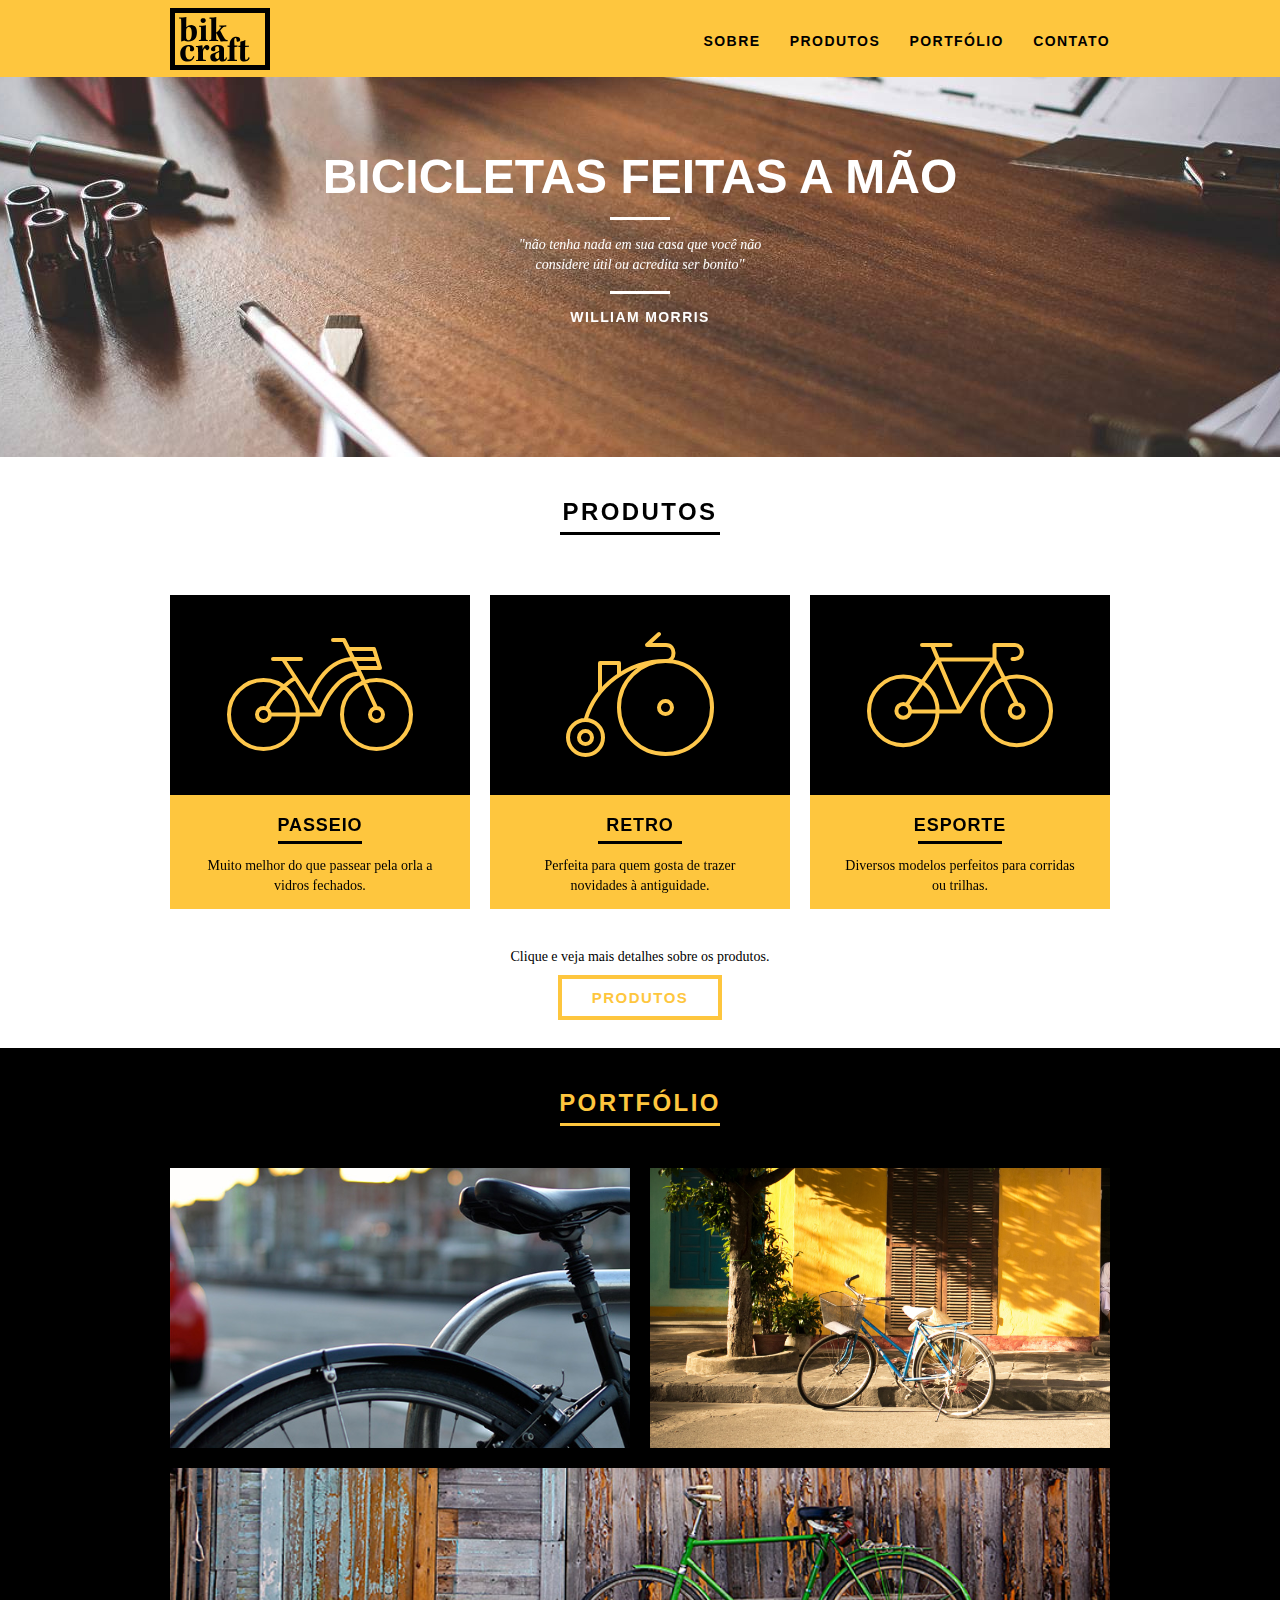
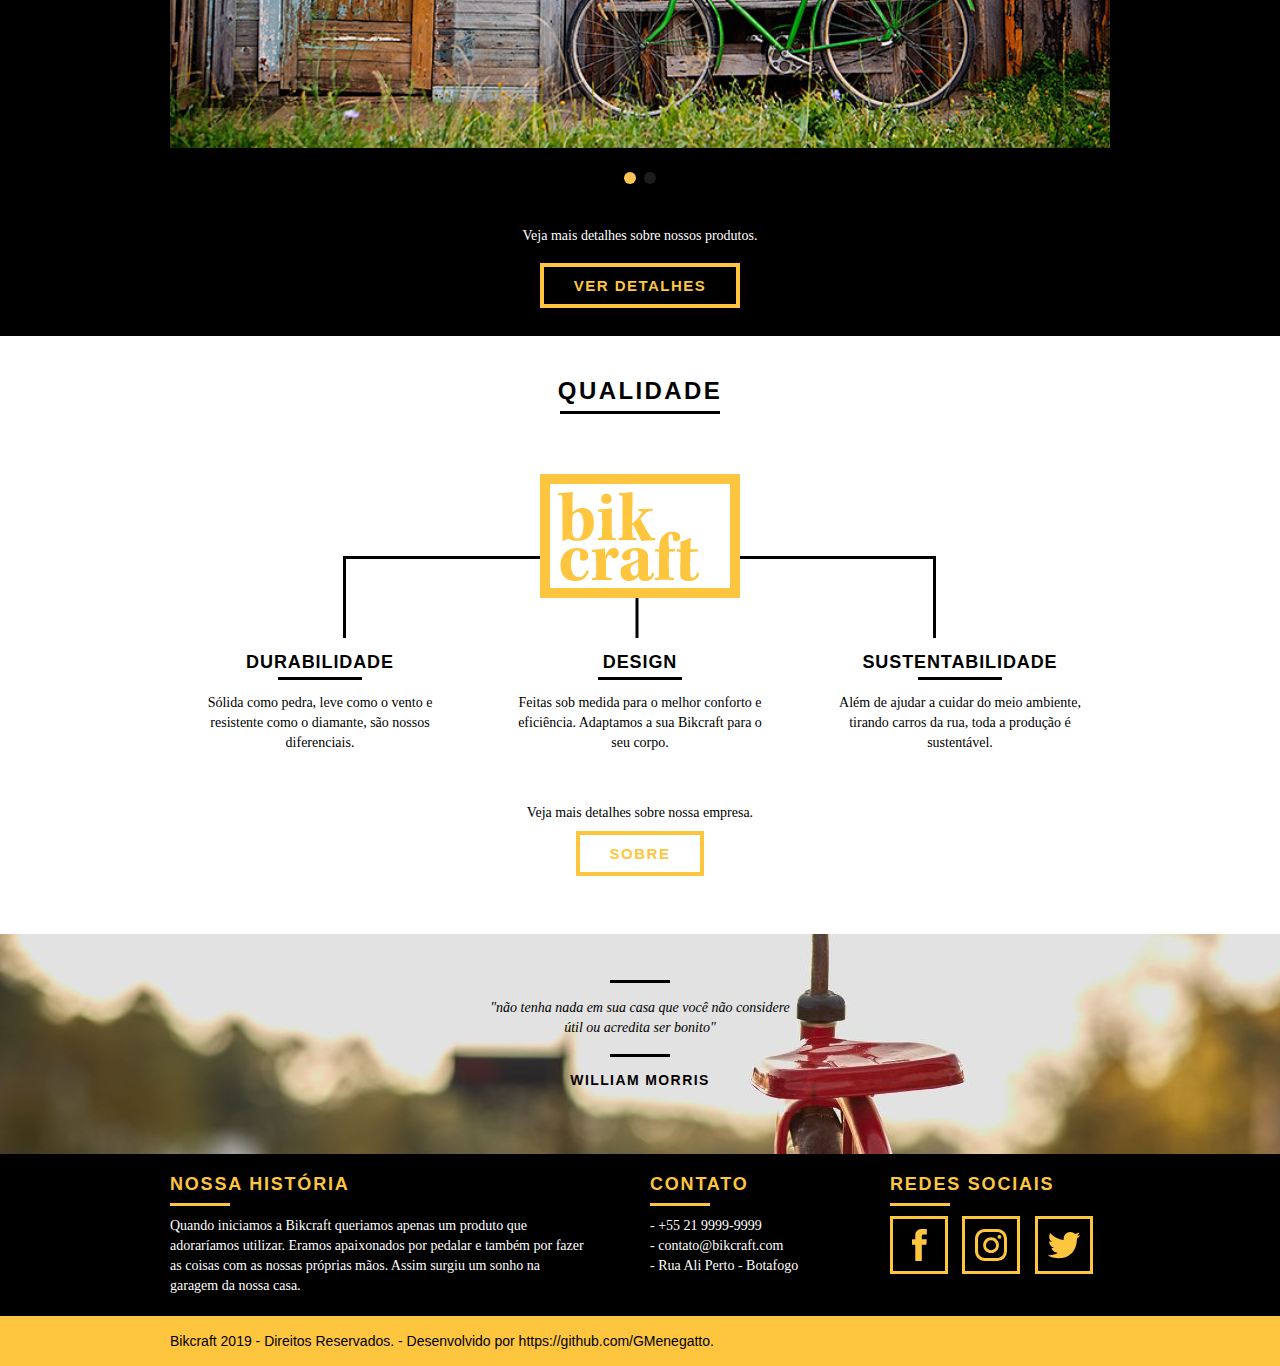
<file: index.html>
<!DOCTYPE html>
<html lang="pt-br">
<head>
    <title>Bikcraft</title>
    <meta property="og:type" content="website"/>
    <meta property="og:title" content="Bikcraft"/>
    <meta property="og:description" content="Compre a sua bicicleta personalizada na Bikcraft. Possuimos modelos Passeio, Retrô e Esporte."/>
    <meta property="og:url" content=""/>
    <meta property="og:image" content=""/>
    <link rel="shortcut icon" href="favicon.ico">
    <meta name="description" content="Compre a sua bicicleta personalizada na Bikcraft. Possuimos modelos Passeio, Retrô e Esporte.">

    <link rel="stylesheet" href="css/style.css">

    <script>document.documentElement.classList.add("js");</script>
    <meta charset="UTF-8">
    <meta name="viewport" content="width=device-width, initial-scale=1.0">
   
    


</head>
<body>

    <header class="header">
        <div class="container">
            <a href="index.html" class="grid-4">
                <img src="img/bikcraft.svg" alt="Bikcraft">
            </a>

            <nav class="grid-12 header_menu" >
                <ul>
                    <li><a href="sobre.html">Sobre</a></li>
                    <li><a href="produtos.html">Produtos</a></li>
                    <li><a href="portfolio.html">Portfólio</a></li>
                    <li><a href="contato.html">Contato</a></li>
                </ul>
            </nav>
        </div>
    </header>

    <section class="introducao">
        <div class="container">
            <h1 class="fadeInDown" data-anime="400">Bicicletas Feitas a Mão</h1>
            <blockquote data-anime="800" class="fadeInDown quote_externo">
                <p>"não tenha nada em sua casa que você não considere útil ou acredita ser bonito"</p>
                <cite>WILLIAM MORRIS</cite>
            </blockquote>
            <a data-anime="1200 " href="produtos.html" class="btn"> Orçamento</a>
        </div>
    </section>

    <section class="produtos container">
        <h2 data-anime="500" class="fadeInUp subtitulo">Produtos</h2>
        <ul data-anime="100" class="fadeInUp produtos_lista">
            <li  class="grid-1-3">
                <div class="produtos-icone">
                    <img src="img/passeio.svg" alt="">
                </div>
                <h3>Passeio</h3>
                <p>
                    Muito melhor do que passear pela orla a vidros fechados.
                </p>
            </li>
            <li class="grid-1-3">
                <div class="produtos-icone">
                    <img src="img/retro.svg" alt="">
                </div>
                <h3>Retro</h3>
                <p>
                    Perfeita para quem gosta de trazer novidades à antiguidade.
                </p>
            </li>
            <li class="grid-1-3">
                <div class="produtos-icone">
                    <img src="img/esporte.svg" alt="">
                </div>
                <h3>Esporte</h3>
                <p>
                    Diversos modelos perfeitos para corridas ou trilhas.
                </p>
            </li>

        </ul>

        <div class="call">
            <p>Clique e veja mais detalhes sobre os produtos.</p>
            <a class="btn btn-preto" href="produtos.html">Produtos</a>
            </div>
    </section>

    <section class="portfolio">
        <div class="container">
            <h2 class="subtitulo-bco">Portfólio</h2>
            <div data-slide="portfolio">


                <ul class="portfolio_lista">
                    <li class="grid-8">
                        <img src="img/port1.png" alt="Bicicleta Retro">
                    </li>
                    <li class="grid-8">
                        <img src="img/port2.png" alt="Bicicleta Passeio">
                    </li>
                    <li class="grid-16">
                        <img src="img/port3.png" alt="Bicicleta Retro">
                    </li>
                </ul>

                <ul class="portfolio_lista">

                    <li class="grid-8">
                        <img src="img/port2.png" alt="Bicicleta Passeio">
                    </li>
                    <li class="grid-8">
                        <img src="img/port1.png" alt="Bicicleta Retro">
                    </li>

                    <li class="grid-16">
                        <img src="img/port3.png" alt="Bicicleta Retro">
                    </li>
                </ul>
            </div>


            <div class="call">
                <p>Veja mais detalhes sobre nossos produtos.</p>
                <a class="btn" href="produtos.html">Ver detalhes</a>
                </div>

        </div>


    </section>

    <section class="qualidade container">
        <h2 class="subtitulo">Qualidade</h2>
        <img src="img/bikcraft.png" alt="Bikcraft">
        <ul class="qualidade_lista">
            <li class="grid-1-3">
                <h3>Durabilidade</h3>
                <p>Sólida como pedra, leve como o vento e resistente como o diamante, são nossos diferenciais.
                </p>
            </li>
            <li class="grid-1-3">
                <h3>Design</h3>
                <p>Feitas sob medida para o melhor conforto e eficiência. Adaptamos a sua Bikcraft para o seu corpo.
                </p>
            </li>
            <li class="grid-1-3">
                <h3>Sustentabilidade</h3>
                <p>Além de ajudar a cuidar do meio ambiente, tirando carros da rua, toda a produção é sustentável.
                </p>
            </li>
        </ul>

        <div class="call">
            <p>Veja mais detalhes sobre nossa empresa.</p>
            <a class="btn btn-preto" href="sobre.html">Sobre</a>
            </div>

    </section>

    <section class="quebra">
        <blockquote class="container quote_externo">
            <p>"não tenha nada em sua casa que você não considere útil ou acredita ser bonito"</p>
            <cite>WILLIAM MORRIS</cite>
        </blockquote>
    </section>

    <footer>
        <div class="footer">
            <div class="container">
                <div class="grid-8 historia">
                    <h3>
                        Nossa História
                    </h3>
                    <p>
                        Quando iniciamos a Bikcraft queriamos apenas um produto que adoraríamos utilizar. Eramos apaixonados por pedalar e também por fazer as coisas com as nossas próprias mãos. Assim surgiu um sonho na garagem da nossa casa.
                    </p>
                </div>
                <div class="grid-4 contato">
                    <h3>Contato</h3>
                    <ul>
                        <li>- +55 21 9999-9999</li>
                        <li>- contato@bikcraft.com</li>
                        <li>- Rua Ali Perto - Botafogo</li>
                    </ul>
                </div>
                <div class="grid-4 rsocial">
                    <h3>Redes Sociais</h3>
                    <ul> 
                        <li><a href="https://facebook.com" target="_blank"><img src="img/facebook.svg" alt=""></a></li>
                        <li><a href="https://instagram.com" target="_blank"><img src="img/instagram.svg" alt=""></a></li>
                        <li><a href="https://twitter.com" target="_blank"><img src="img/twitter.svg" alt=""></a></li>
                    </ul>
                </div>
            </div>
        </div>

        <div class="copy">
            <div class="container">
                <p class="grid-16">Bikcraft 2019 - Direitos Reservados. - Desenvolvido por https://github.com/GMenegatto.</p>
            </div>
        </div>
    </footer>

    <script src="./js/simple-slide.js">
    </script>
        <script src="./js/simple-anime.js">
        </script>
    <script src="./js/script.js">
    </script>

    <!-- Global site tag (gtag.js) - Google Analytics -->
<script async src="https://www.googletagmanager.com/gtag/js?id=UA-165032177-1"></script>
<script>
  window.dataLayer = window.dataLayer || [];
  function gtag(){dataLayer.push(arguments);}
  gtag('js', new Date());

  gtag('config', 'UA-165032177-1');
</script>



</body>
</html>
</file>
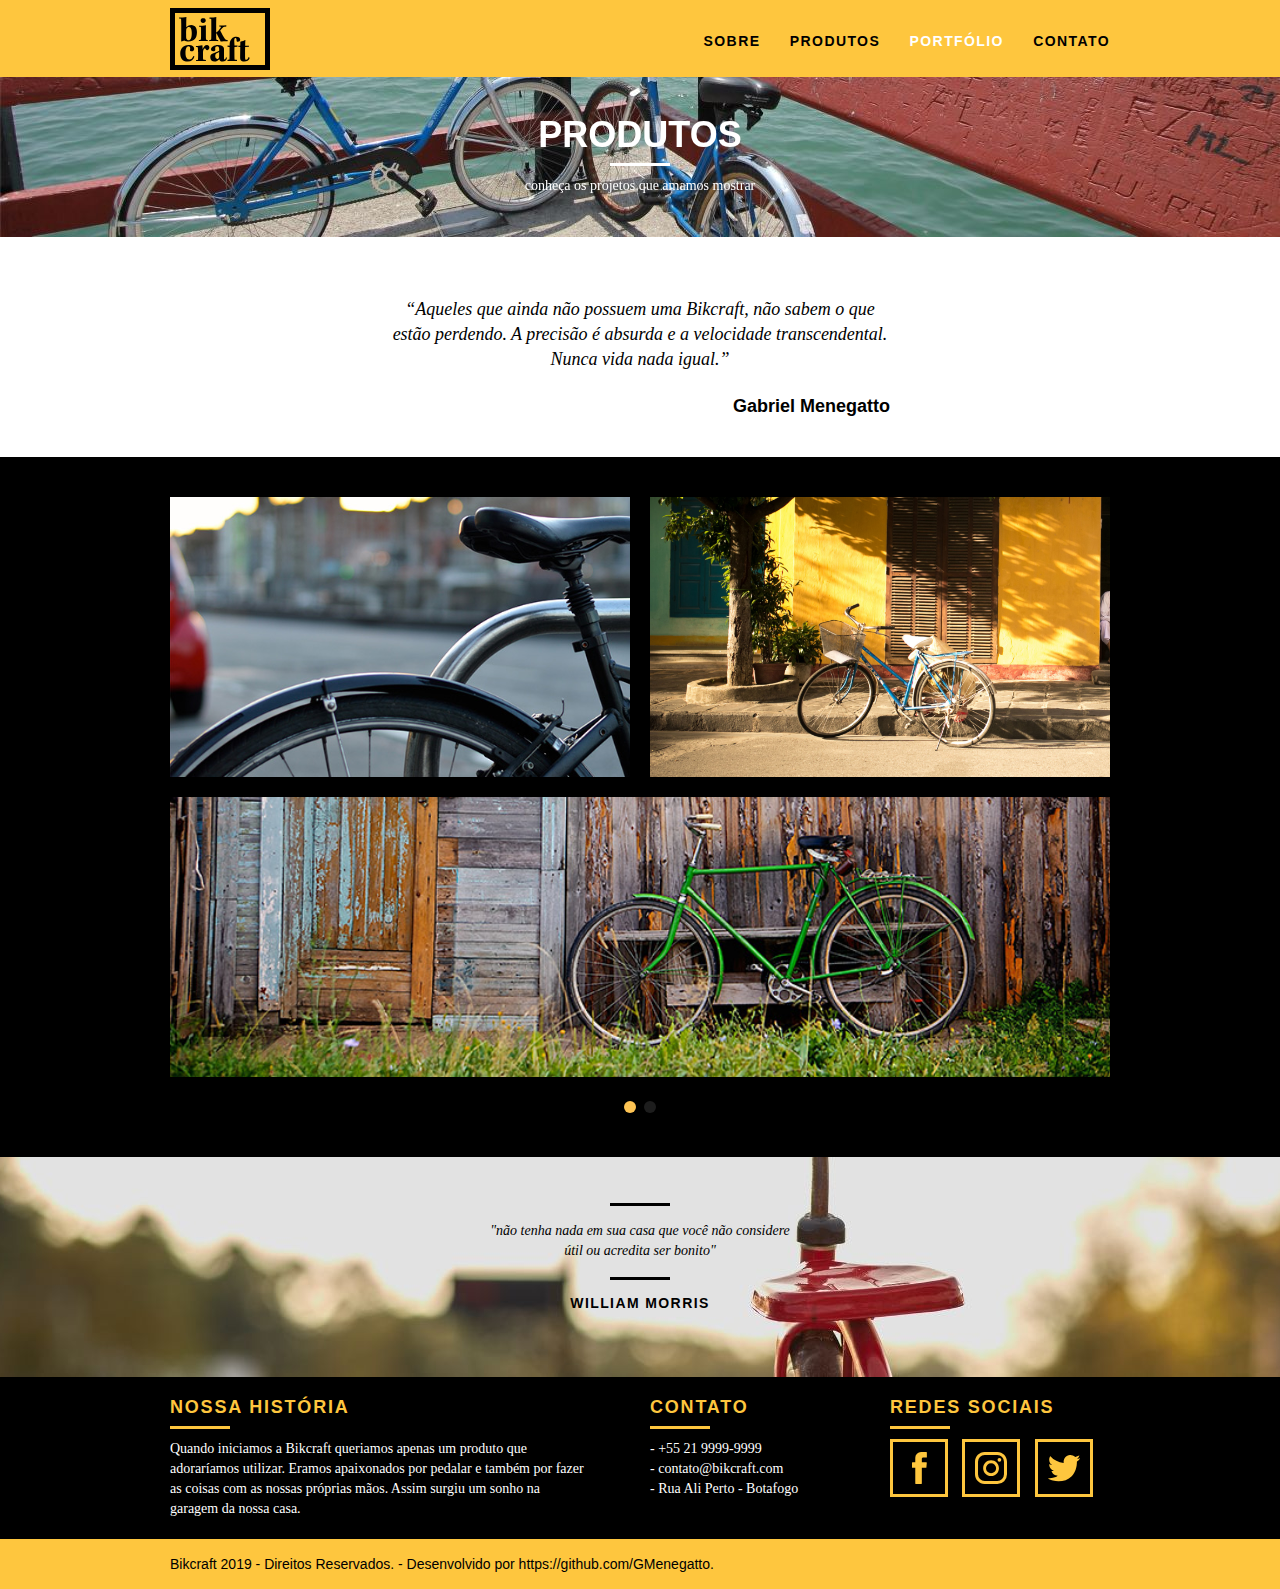
<file: portfolio.html>
<!DOCTYPE html>
<html lang="pt-br">
<head>
    <link rel="stylesheet" href="css/style.css">
    <script>document.documentElement.classList.add("js");</script>
    <meta charset="UTF-8">
    <meta name="viewport" content="width=device-width, initial-scale=1.0">
    <title>Bikcraft - Portfólio</title>

    <meta property="og:type" content="website"/>
    <meta property="og:title" content="Bikcraft"/>
    <meta property="og:description" content="Compre a sua bicicleta personalizada na Bikcraft. Possuimos modelos Passeio, Retrô e Esporte."/>
    <meta property="og:url" content=""/>
    <meta property="og:image" content=""/>
    <link rel="shortcut icon" href="favicon.ico">
    <meta name="description" content="Compre a sua bicicleta personalizada na Bikcraft. Possuimos modelos Passeio, Retrô e Esporte.">
</head>
<body>

    <header class="header">
        <div class="container">
            <a href="index.html" class="grid-4">
                <img src="img/bikcraft.svg" alt="Bikcraft">
            </a>

            <nav class="grid-12 header_menu" >
                <ul>
                    <li><a href="sobre.html">Sobre</a></li>
                    <li><a href="produtos.html">Produtos</a></li>
                    <li><a class="ativo" href="portfolio.html">Portfólio</a></li>
                    <li><a href="contato.html">Contato</a></li>
                </ul>
            </nav>
        </div>
    </header>

    <section class="introducao_interna interna_portfolio">
        <div class="container">
            <h1 class="fadeInDown" data-anime="200">Produtos</h1>
            <p class="fadeInDown" data-anime="500">conheça os projetos que amamos mostrar</p>
        </div>
    </section>

    <section data-slide="quote" class="container">

        <blockquote class="quote_cliente">
            <p>“Aqueles que ainda não possuem uma Bikcraft, não sabem o que estão perdendo. A precisão é absurda e a velocidade transcendental. Nunca vida nada igual.”</p>
            <cite>Gabriel Menegatto</cite>
        </blockquote>

        <blockquote class="quote_cliente">
            <p>“Nada melhor do que dar um rolê com a minha Bikcraft na orla. Essa é a minha companheira mais fiel, nunca me traiu e está sempre a minha disposição.”</p>
            <cite>Bernardo</cite>
        </blockquote>
    </section>

    <section class="portfolio">
        <div data-slide="portfolio" class="container">

                <ul class="portfolio_lista">
                    <li class="grid-8">
                        <img src="img/port1.png" alt="Bicicleta Retro">
                    </li>
                    <li class="grid-8">
                        <img src="img/port2.png" alt="Bicicleta Passeio">
                    </li>
                    <li class="grid-16">
                        <img src="img/port3.png" alt="Bicicleta Retro">
                    </li>
                </ul>

                

                <ul class="portfolio_lista">
                    <li class="grid-8">
                        <img src="img/port2.png" alt="Bicicleta Passeio">
                    </li>

                    <li class="grid-8">
                        <img src="img/port1.png" alt="Bicicleta Retro">
                    </li>

                    <li class="grid-16">
                        <img src="img/port3.png" alt="Bicicleta Retro">
                    </li>
                </ul>


        </div>


    </section>


    <section class="quebra">
        <blockquote class="container quote_externo">
            <p>"não tenha nada em sua casa que você não considere útil ou acredita ser bonito"</p>
            <cite>WILLIAM MORRIS</cite>
        </blockquote>
    </section>


    
    <footer>
        <div class="footer">
            <div class="container">
                <div class="grid-8 historia">
                    <h3>
                        Nossa História
                    </h3>
                    <p>
                        Quando iniciamos a Bikcraft queriamos apenas um produto que adoraríamos utilizar. Eramos apaixonados por pedalar e também por fazer as coisas com as nossas próprias mãos. Assim surgiu um sonho na garagem da nossa casa.
                    </p>
                </div>
                <div class="grid-4 contato">
                    <h3>Contato</h3>
                    <ul>
                        <li>- +55 21 9999-9999</li>
                        <li>- contato@bikcraft.com</li>
                        <li>- Rua Ali Perto - Botafogo</li>
                    </ul>
                </div>
                <div class="grid-4 rsocial">
                    <h3>Redes Sociais</h3>
                    <ul>
                        
                        <li><a href="https://facebook.com" target="_blank"><img src="img/facebook.svg" alt=""></a></li>
                        <li><a href="https://instagram.com" target="_blank"><img src="img/instagram.svg" alt=""></a></li>
                        <li><a href="https://twitter.com" target="_blank"><img src="img/twitter.svg" alt=""></a></li>
                    </ul>
                </div>
            </div>
        </div>

        <div class="copy">
            <div class="container">
                <p class="grid-16">Bikcraft 2019 - Direitos Reservados. - Desenvolvido por https://github.com/GMenegatto.</p>
            </div>
        </div>
    </footer>

    <script src="./js/simple-slide.js">
    </script>
        <script src="./js/simple-anime.js">
        </script>
    <script src="./js/script.js">
    </script>

    <!-- Global site tag (gtag.js) - Google Analytics -->
<script async src="https://www.googletagmanager.com/gtag/js?id=UA-165032177-1"></script>
<script>
  window.dataLayer = window.dataLayer || [];
  function gtag(){dataLayer.push(arguments);}
  gtag('js', new Date());

  gtag('config', 'UA-165032177-1');
</script>



</body>
</html>
</file>
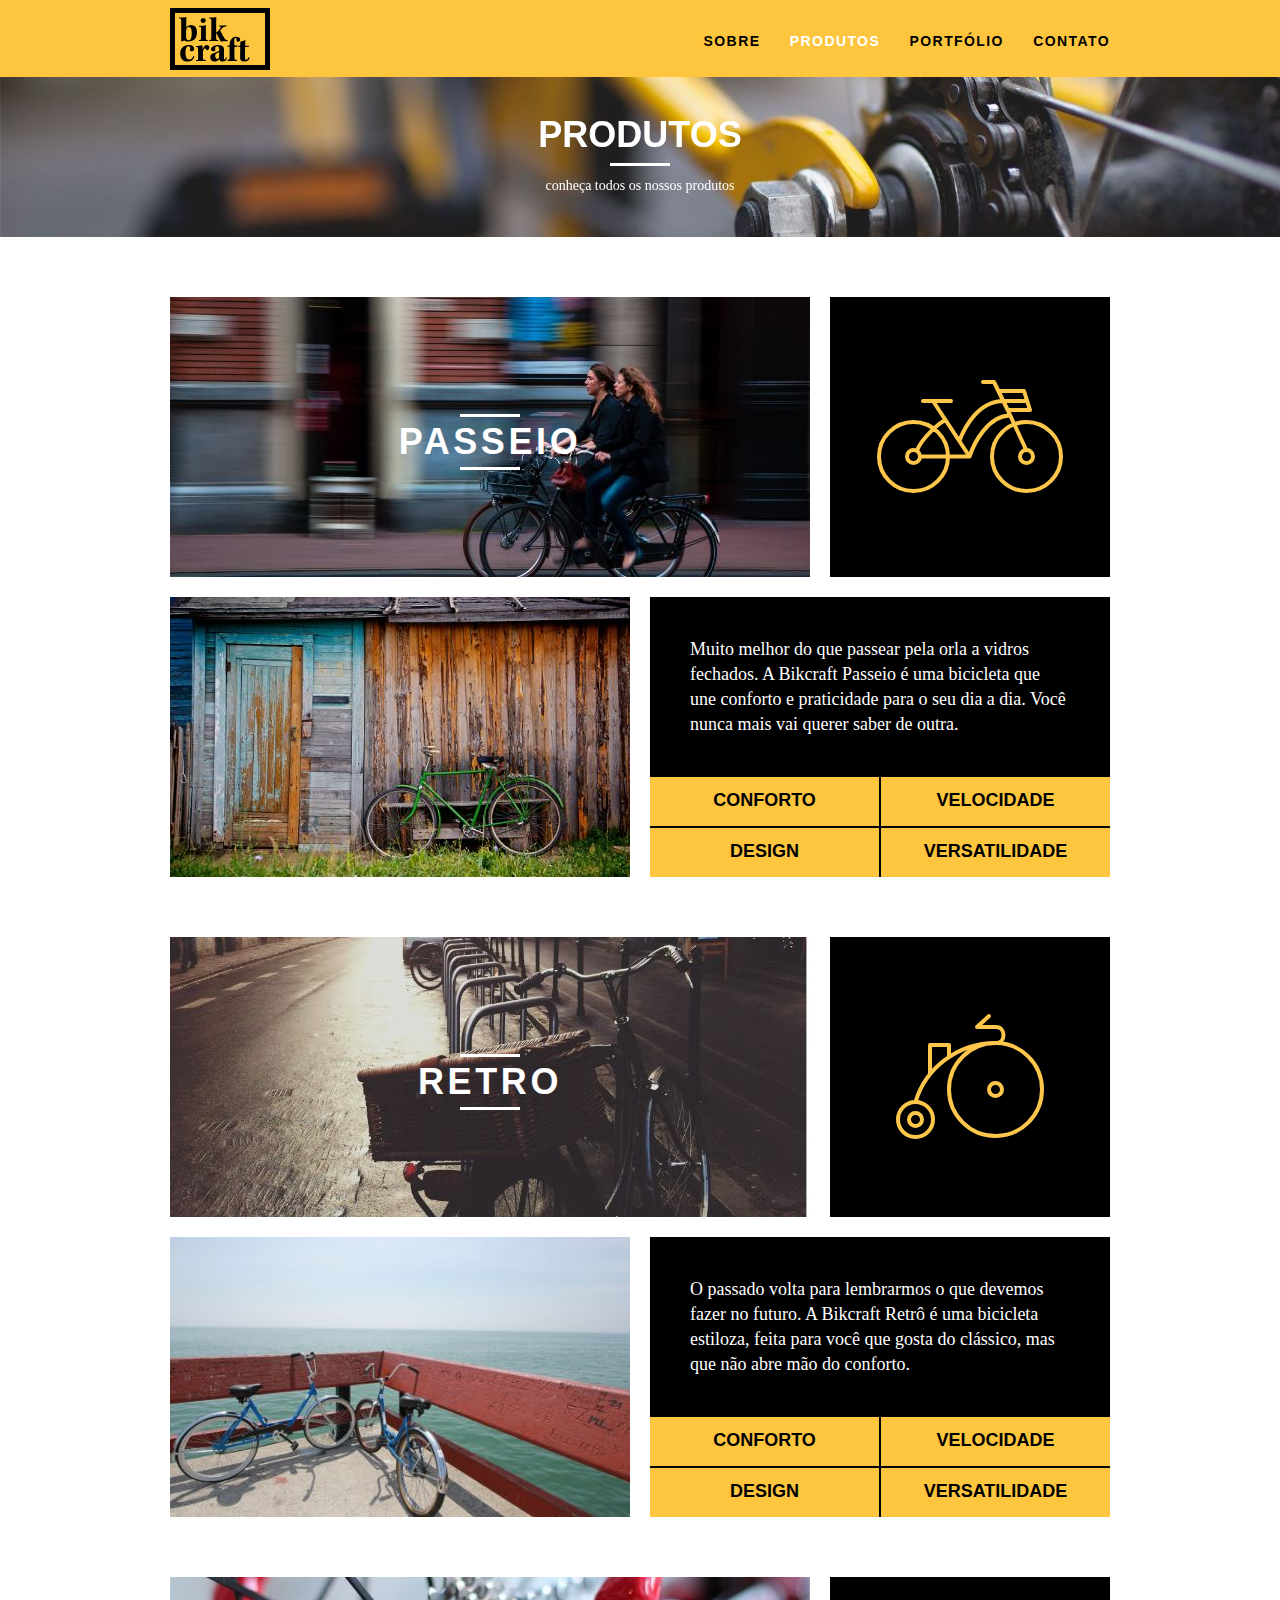
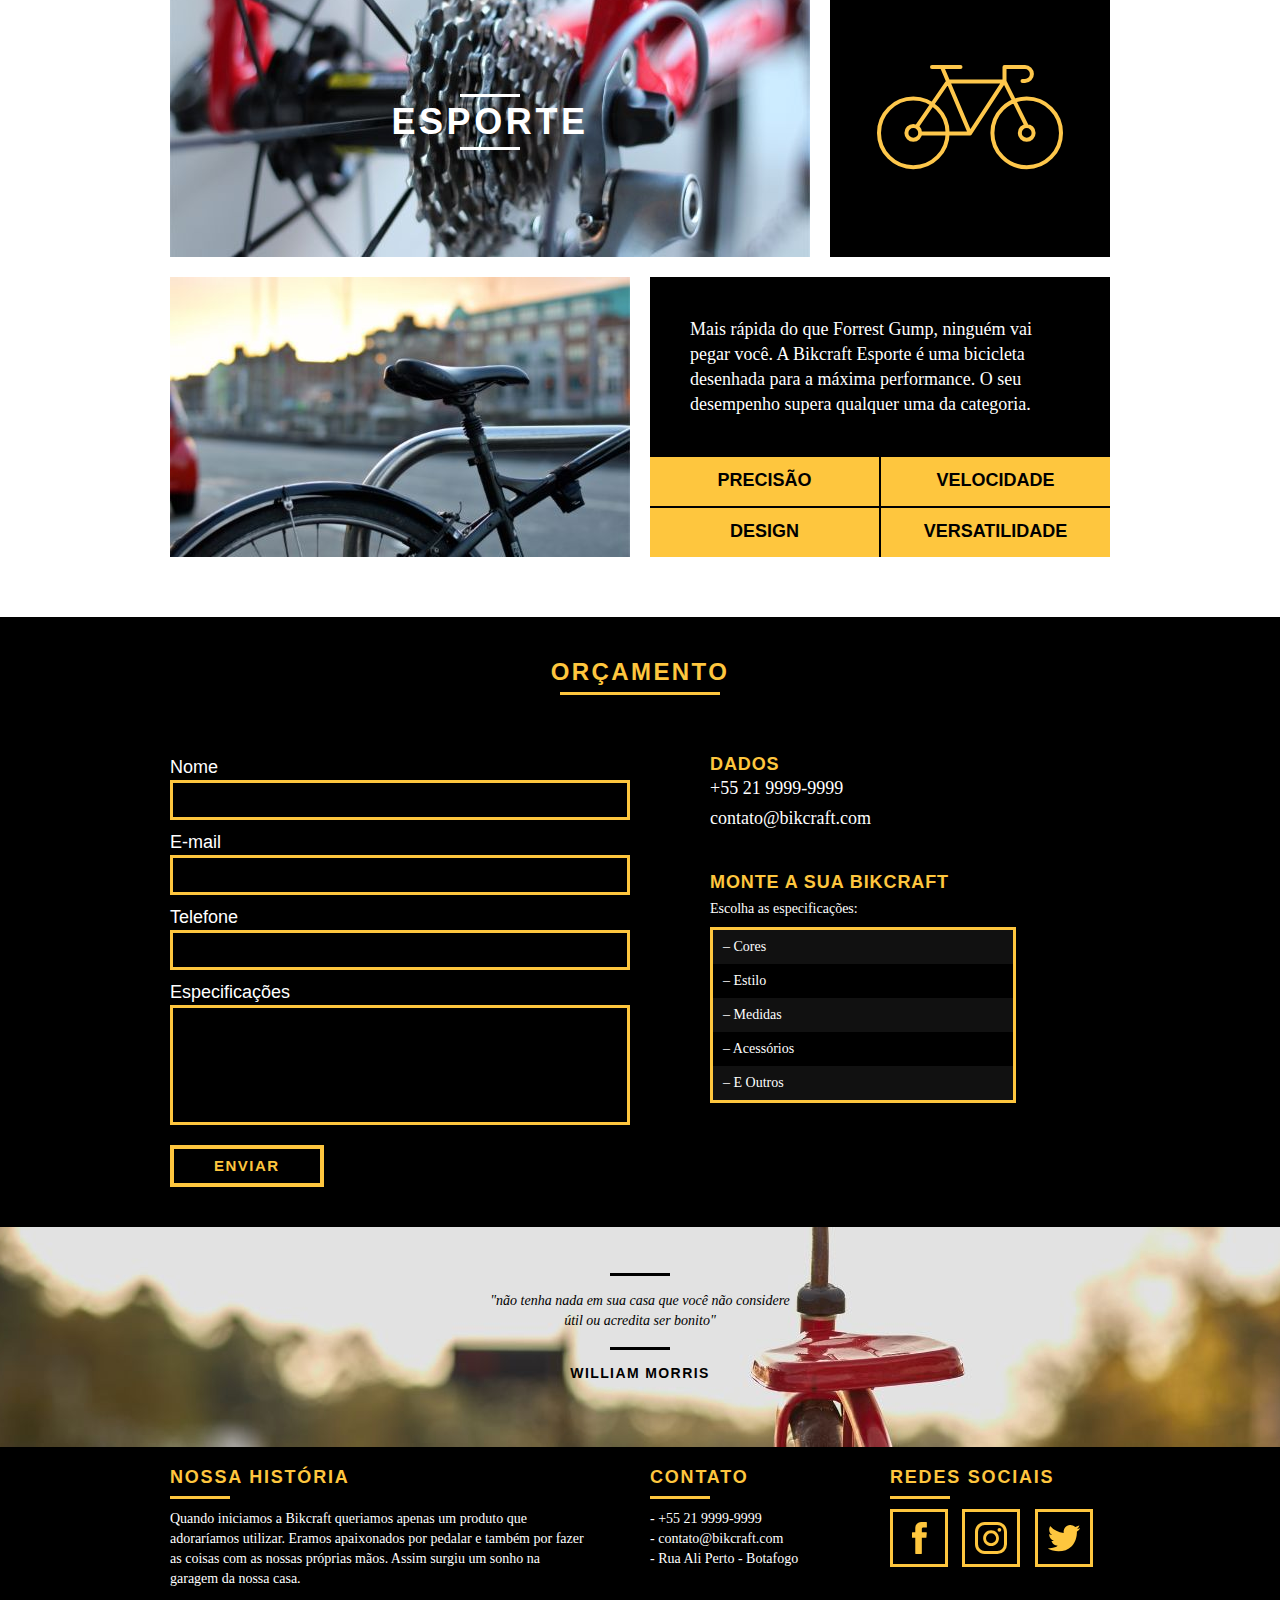
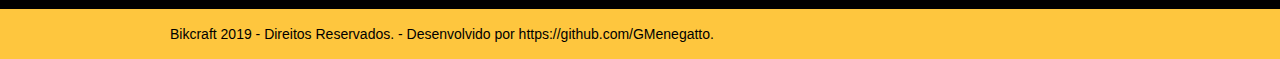
<file: produtos.html>
<!DOCTYPE html>
<html lang="pt-br">
<head>

    <link rel="stylesheet" href="css/normalize.css">
    <link rel="stylesheet" href="css/reset.css">
    <link rel="stylesheet" href="css/grid.css">
    <link rel="stylesheet" href="css/style-raw.css">
    <link rel="stylesheet" href="css/produtos.css">
    <link rel="stylesheet" href="css/responsivo.css">

    <script>document.documentElement.classList.add("js");</script>
    <meta charset="UTF-8">
    <meta name="viewport" content="width=device-width, initial-scale=1.0">
    <title>Bikcraft - Produtos</title>

    <meta property="og:type" content="website"/>
    <meta property="og:title" content="Bikcraft"/>
    <meta property="og:description" content="Compre a sua bicicleta personalizada na Bikcraft. Possuimos modelos Passeio, Retrô e Esporte."/>
    <meta property="og:url" content=""/>
    <meta property="og:image" content=""/>
    <link rel="shortcut icon" href="favicon.ico">
    <meta name="description" content="Compre a sua bicicleta personalizada na Bikcraft. Possuimos modelos Passeio, Retrô e Esporte.">
</head>
<body>

    <header class="header">
        <div class="container">
            <a href="index.html" class="grid-4">
                <img src="img/bikcraft.svg" alt="Bikcraft">
            </a>

            <nav class="grid-12 header_menu" >
                <ul>
                    <li><a href="sobre.html">Sobre</a></li>
                    <li><a class="ativo" href="produtos.html">Produtos</a></li>
                    <li><a href="portfolio.html">Portfólio</a></li>
                    <li><a href="contato.html">Contato</a></li>
                </ul>
            </nav>
        </div>
    </header>


    <section class="introducao_interna interna_produtos">
        <div class="container">
            <h1 class="fadeInDown" data-anime="200">Produtos</h1>
            <p class="fadeInDown" data-anime="500">conheça todos os nossos produtos</p>
        </div>
    </section>

    <section class="container produtos_item">
        <div class="grid-11">
            <img src="img/produtos/prodpasseio1.jpg" alt="passeio">
            <h2>Passeio</h2>
        </div>
        <div class="grid-5 produto_icone"><img src="img/passeio.svg" alt="passeio">
            </div>
        <div class="grid-8"><img src="img/produtos/propasseio3.jpg" alt="">
            </div>
        <div class="grid-8 produto_info">
            <p>
                Muito melhor do que passear pela orla a vidros fechados. A Bikcraft Passeio é uma bicicleta que une conforto e praticidade para o seu dia a dia. Você nunca mais vai querer saber de outra.
            </p>
            <ul>
                <li>Conforto</li>
                <li>Velocidade</li>
                <li>Design</li>
                <li>Versatilidade</li>
            </ul>
        </div>
    </section>


    <section class="container produtos_item">
        <div class="grid-11">
            <img src="img/produtos/prodre1.jpg" alt="passeio">
            <h2>Retro</h2>
        </div>
        <div class="grid-5 produto_icone"><img src="img/retro.svg" alt="passeio">
            </div>
        <div class="grid-8"><img src="img/produtos/prodre3.jpg" alt="">
            </div>
        <div class="grid-8 produto_info">
            <p>
                O passado volta para lembrarmos o que devemos fazer no futuro. A Bikcraft Retrô é uma bicicleta estiloza, feita para você que gosta do clássico, mas que não abre mão do conforto.
            </p>
            <ul>
                <li>Conforto</li>
                <li>Velocidade</li>
                <li>Design</li>
                <li>Versatilidade</li>
            </ul>
        </div>
    </section>


    <section class="container produtos_item">
        <div class="grid-11">
            <img src="img/produtos/prodesp1.jpg" alt="passeio">
            <h2>Esporte</h2>
        </div>
        <div class="grid-5 produto_icone"><img src="img/esporte.svg" alt="passeio">
            </div>
        <div class="grid-8"><img src="img/produtos/prodesp3.jpg" alt="">
            </div>
        <div class="grid-8 produto_info">
            <p>
                Mais rápida do que Forrest Gump, ninguém vai pegar você. A Bikcraft Esporte é uma bicicleta desenhada para a máxima performance. O seu desempenho supera qualquer uma da categoria.
            </p>
            <ul>
                <li>Precisão</li>
                <li>Velocidade</li>
                <li>Design</li>
                <li>Versatilidade</li>
            </ul>
        </div>
    </section>

    <section class="orcamento">
        <div class="container">
            <h2 class="subtitulo-bco">Orçamento</h2>

            <form method="POST" action="./enviar-sendgrid.php" id="form_orcamento" class="form grid-9 formphp">
                <label for="nome">Nome</label>
                <input type="text" required id="nome" name="nome">
                <label for="email">E-mail</label>
                <input type="email" required id="email" name="email">
                <label for="telefone">Telefone</label>
                <input type="text" id="telefone" name="telefone">
                <label for="mensagem">Especificações</label>
                <textarea id="mensagem" name="mensagem" required></textarea>
                <button id="enviar" name="enviar" type="submit" class="btn">Enviar</button>
            </form>

            <div class="orcamento_dados grid-7">
                <h3>Dados</h3>
                <span>+55 21 9999-9999</span>
                <span>contato@bikcraft.com</span>

                <h3>Monte a sua Bikcraft</h3>
                <p>Escolha as especificações:</p>
                <ul>
                    <li>– Cores</li>
                    <li>– Estilo</li>
                    <li>– Medidas</li>
                    <li>– Acessórios</li>
                    <li>– E Outros</li>
                </ul>
            </div>
        </div>
    </section>


    <section class="quebra">
        <blockquote class="container quote_externo">
            <p>"não tenha nada em sua casa que você não considere útil ou acredita ser bonito"</p>
            <cite>WILLIAM MORRIS</cite>
        </blockquote>
    </section>

    <footer>
        <div class="footer">
            <div class="container">
                <div class="grid-8 historia">
                    <h3>
                        Nossa História
                    </h3>
                    <p>
                        Quando iniciamos a Bikcraft queriamos apenas um produto que adoraríamos utilizar. Eramos apaixonados por pedalar e também por fazer as coisas com as nossas próprias mãos. Assim surgiu um sonho na garagem da nossa casa.
                    </p>
                </div>
                <div class="grid-4 contato">
                    <h3>Contato</h3>
                    <ul>
                        <li>- +55 21 9999-9999</li>
                        <li>- contato@bikcraft.com</li>
                        <li>- Rua Ali Perto - Botafogo</li>
                    </ul>
                </div>
                <div class="grid-4 rsocial">
                    <h3>Redes Sociais</h3>
                    <ul>
                        
                        <li><a href="https://facebook.com" target="_blank"><img src="img/facebook.svg" alt=""></a></li>
                        <li><a href="https://instagram.com" target="_blank"><img src="img/instagram.svg" alt=""></a></li>
                        <li><a href="https://twitter.com" target="_blank"><img src="img/twitter.svg" alt=""></a></li>
                    </ul>
                </div>
            </div>
        </div>

        <div class="copy">
            <div class="container">
                <p class="grid-16">Bikcraft 2019 - Direitos Reservados. - Desenvolvido por https://github.com/GMenegatto.</p>
            </div>
        </div>
    </footer>

    <script src="./js/simple-slide.js">
    </script>
        <script src="./js/simple-anime.js">
        </script>
    <script src="./js/script.js">
    </script>

    <!-- Global site tag (gtag.js) - Google Analytics -->
<script async src="https://www.googletagmanager.com/gtag/js?id=UA-165032177-1"></script>
<script>
  window.dataLayer = window.dataLayer || [];
  function gtag(){dataLayer.push(arguments);}
  gtag('js', new Date());

  gtag('config', 'UA-165032177-1');
</script>


</body>
</html>
</file>
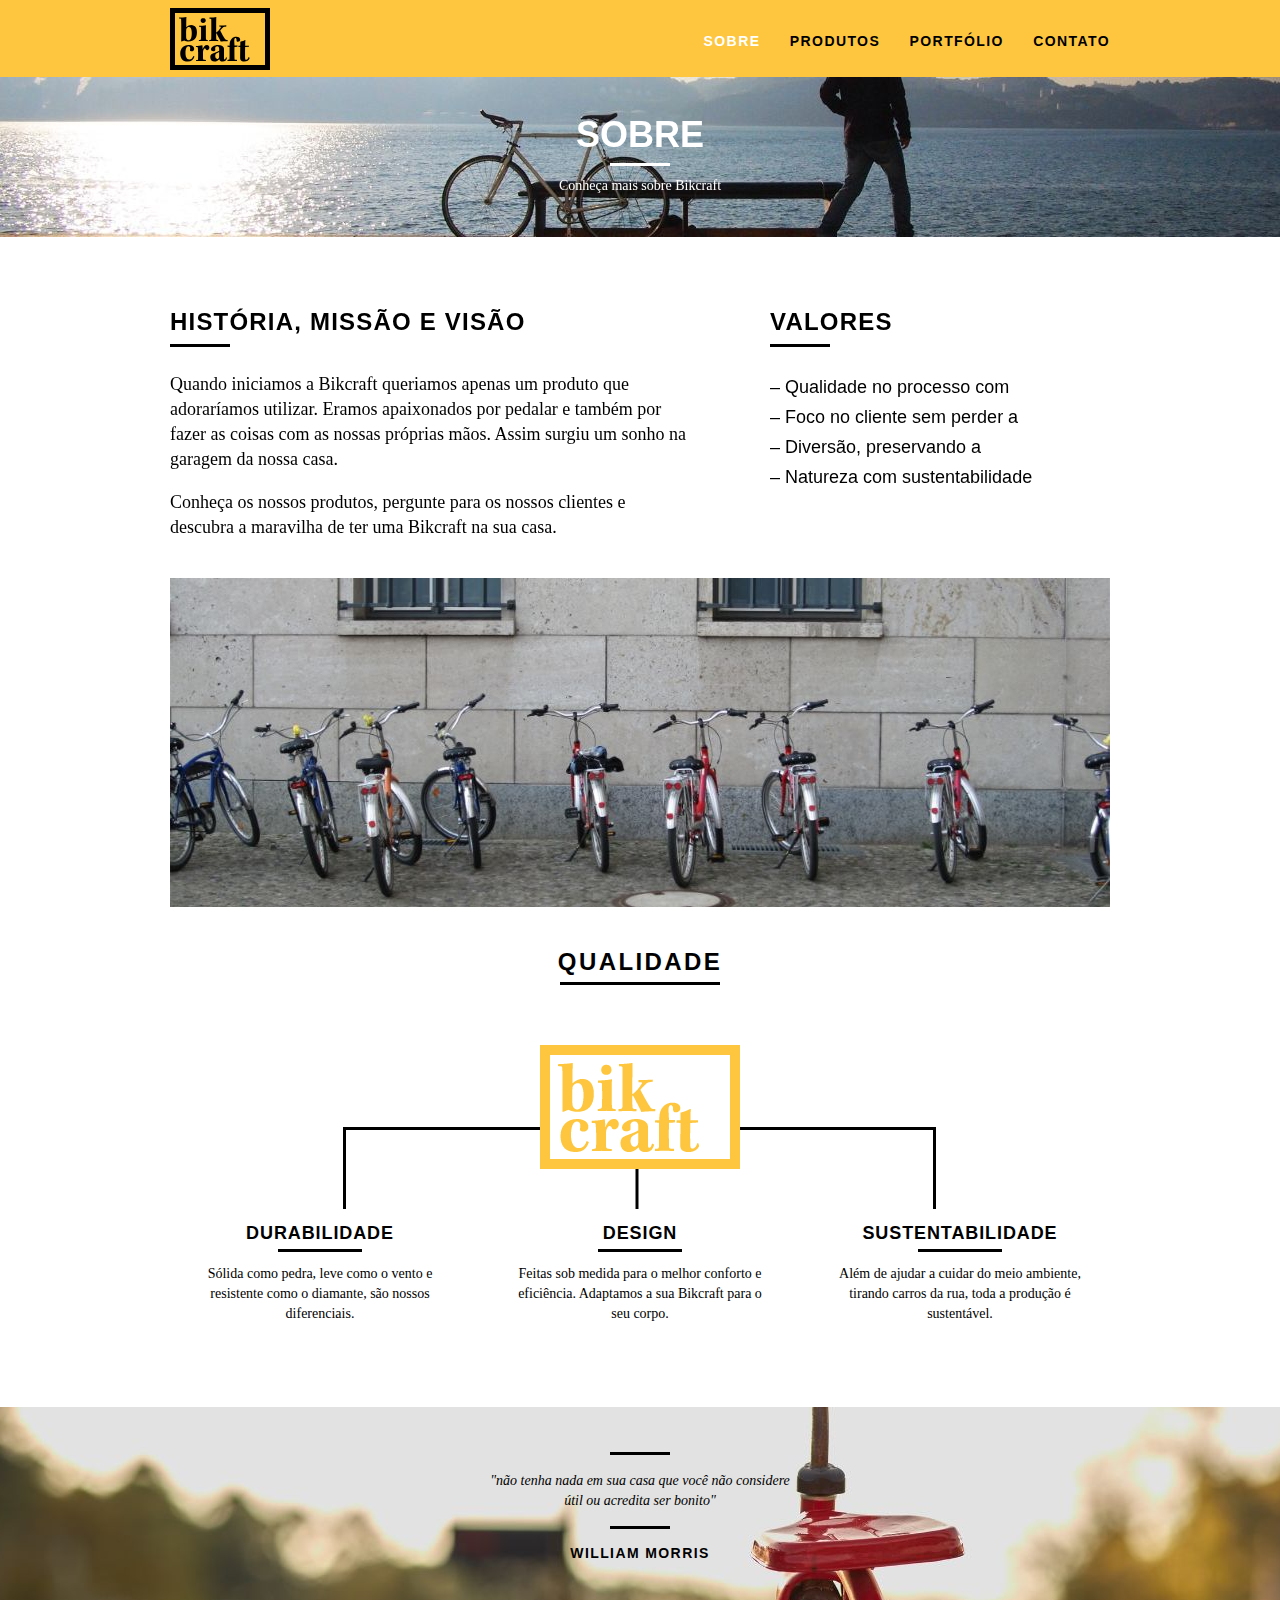
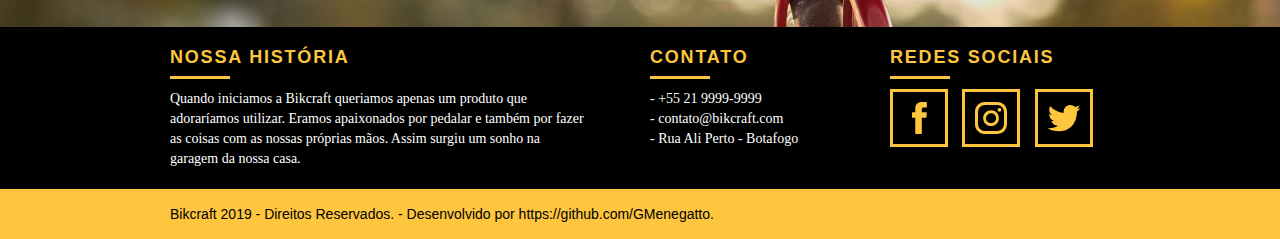
<file: sobre.html>
<!DOCTYPE html>
<html lang="pt-br">
<head>

    <link rel="stylesheet" href="css/style.css">

    <script>document.documentElement.classList.add("js");</script>
    <meta charset="UTF-8">
    <meta name="viewport" content="width=device-width, initial-scale=1.0">
    <title>Bikcraft - Sobre</title>

    <meta property="og:type" content="website"/>
    <meta property="og:title" content="Bikcraft"/>
    <meta property="og:description" content="Compre a sua bicicleta personalizada na Bikcraft. Possuimos modelos Passeio, Retrô e Esporte."/>
    <meta property="og:url" content=""/>
    <meta property="og:image" content=""/>
    <link rel="shortcut icon" href="favicon.ico">
    <meta name="description" content="Compre a sua bicicleta personalizada na Bikcraft. Possuimos modelos Passeio, Retrô e Esporte.">

</head>
<body>

    <header class="header">
        <div class="container">
            <a href="index.html" class="grid-4">
                <img src="img/bikcraft.svg" alt="Bikcraft">
            </a>

            <nav class="grid-12 header_menu" >
                <ul>
                    <li><a class="ativo" href="sobre.html">Sobre</a></li>
                    <li><a href="produtos.html">Produtos</a></li>
                    <li><a href="portfolio.html">Portfólio</a></li>
                    <li><a href="contato.html">Contato</a></li>
                </ul>
            </nav>
        </div>
    </header>

    <section class="introducao_interna interna_sobre">
        <div class="container">
            <h1 class="fadeInDown" data-anime="200">Sobre</h1>
            <p class="fadeInDown" data-anime="500">Conheça mais sobre  Bikcraft</p>
        </div>
    </section>

    <section data-anime="400" class="fadeInDown missao_sobre">
        <div class="container">
            <div class="grid-10">
            <h2>História, Missão e Visão</h2>
            <p>Quando iniciamos a Bikcraft queriamos apenas um produto que adoraríamos utilizar. Eramos apaixonados por pedalar e também por fazer as coisas com as nossas próprias mãos. Assim surgiu um sonho na garagem da nossa casa.
           <p>Conheça os nossos produtos, pergunte para os nossos clientes e descubra a maravilha de ter uma Bikcraft na sua casa.</p>
           </div>
            
            <div class="grid-6">
                <h2>Valores</h2>
                <ul>
                    <li>– Qualidade no processo com</li>
                    <li>– Foco no cliente sem perder a</li>
                    <li> – Diversão, preservando a</li>
                    <li>– Natureza com sustentabilidade</li>
                </ul>
            </div>
            <div class="grid-16 foto_equipe">
                <img src="img/equipebikcraft.jpg" alt="Equipe Bikcraft">
            </div>
        </div>
    </section>

    <section class="qualidade container">
        <h2 class="subtitulo">Qualidade</h2>
        <img src="img/bikcraft.png" alt="Bikcraft">
        <ul class="qualidade_lista">
            <li class="grid-1-3">
                <h3>Durabilidade</h3>
                <p>Sólida como pedra, leve como o vento e resistente como o diamante, são nossos diferenciais.
                </p>
            </li>
            <li class="grid-1-3">
                <h3>Design</h3>
                <p>Feitas sob medida para o melhor conforto e eficiência. Adaptamos a sua Bikcraft para o seu corpo.
                </p>
            </li>
            <li class="grid-1-3">
                <h3>Sustentabilidade</h3>
                <p>Além de ajudar a cuidar do meio ambiente, tirando carros da rua, toda a produção é sustentável.
                </p>
            </li>
        </ul>

    </section>

    <section class="quebra">
        <blockquote class="container quote_externo">
            <p>"não tenha nada em sua casa que você não considere útil ou acredita ser bonito"</p>
            <cite>WILLIAM MORRIS</cite>
        </blockquote>
    </section>

    <footer>
        <div class="footer">
            <div class="container">
                <div class="grid-8 historia">
                    <h3>
                        Nossa História
                    </h3>
                    <p>
                        Quando iniciamos a Bikcraft queriamos apenas um produto que adoraríamos utilizar. Eramos apaixonados por pedalar e também por fazer as coisas com as nossas próprias mãos. Assim surgiu um sonho na garagem da nossa casa.
                    </p>
                </div>
                <div class="grid-4 contato">
                    <h3>Contato</h3>
                    <ul>
                        <li>- +55 21 9999-9999</li>
                        <li>- contato@bikcraft.com</li>
                        <li>- Rua Ali Perto - Botafogo</li>
                    </ul>
                </div>
                <div class="grid-4 rsocial">
                    <h3>Redes Sociais</h3>
                    <ul>
                        
                        <li><a href="https://facebook.com" target="_blank"><img src="img/facebook.svg" alt=""></a></li>
                        <li><a href="https://instagram.com" target="_blank"><img src="img/instagram.svg" alt=""></a></li>
                        <li><a href="https://twitter.com" target="_blank"><img src="img/twitter.svg" alt=""></a></li>
                    </ul>
                </div>
            </div>
        </div>

        <div class="copy">
            <div class="container">
                <p class="grid-16">Bikcraft 2019 - Direitos Reservados. - Desenvolvido por https://github.com/GMenegatto.</p>
            </div>
        </div>
    </footer>

    
    <script src="./js/simple-slide.js">
    </script>
        <script src="./js/simple-anime.js">
        </script>
    <script src="./js/script.js">
    </script>

    <!-- Global site tag (gtag.js) - Google Analytics -->
<script async src="https://www.googletagmanager.com/gtag/js?id=UA-165032177-1"></script>
<script>
  window.dataLayer = window.dataLayer || [];
  function gtag(){dataLayer.push(arguments);}
  gtag('js', new Date());

  gtag('config', 'UA-165032177-1');
</script>


</body>
</html>
</file>
<file: css/style.css>
html{line-height:1.15;-webkit-text-size-adjust:100%}body{margin:0}main{display:block}h1{font-size:2em;margin:.67em 0}hr{box-sizing:content-box;height:0;overflow:visible}pre{font-family:monospace,monospace;font-size:1em}a{background-color:transparent}abbr[title]{border-bottom:none;text-decoration:underline;text-decoration:underline dotted}b,strong{font-weight:bolder}code,kbd,samp{font-family:monospace,monospace;font-size:1em}small{font-size:80%}sub,sup{font-size:75%;line-height:0;position:relative;vertical-align:baseline}sub{bottom:-.25em}sup{top:-.5em}img{border-style:none}button,input,optgroup,select,textarea{font-family:inherit;font-size:100%;line-height:1.15;margin:0}button,input{overflow:visible}button,select{text-transform:none}button,[type="button"],[type="reset"],[type="submit"]{-webkit-appearance:button}button::-moz-focus-inner,[type="button"]::-moz-focus-inner,[type="reset"]::-moz-focus-inner,[type="submit"]::-moz-focus-inner{border-style:none;padding:0}button:-moz-focusring,[type="button"]:-moz-focusring,[type="reset"]:-moz-focusring,[type="submit"]:-moz-focusring{outline:1px dotted ButtonText}fieldset{padding:.35em .75em .625em}legend{box-sizing:border-box;color:inherit;display:table;max-width:100%;padding:0;white-space:normal}progress{vertical-align:baseline}textarea{overflow:auto}[type="checkbox"],[type="radio"]{box-sizing:border-box;padding:0}[type="number"]::-webkit-inner-spin-button,[type="number"]::-webkit-outer-spin-button{height:auto}[type="search"]{-webkit-appearance:textfield;outline-offset:-2px}[type="search"]::-webkit-search-decoration{-webkit-appearance:none}::-webkit-file-upload-button{-webkit-appearance:button;font:inherit}details{display:block}summary{display:list-item}template{display:none}[hidden]{display:none}html,body,div,span,applet,object,iframe,h1,h2,h3,h4,h5,h6,p,blockquote,pre,a,abbr,acronym,address,big,cite,code,del,dfn,em,img,ins,kbd,q,s,samp,small,strike,strong,sub,sup,tt,var,b,u,i,center,dl,dt,dd,ol,ul,li,fieldset,form,label,legend,table,caption,tbody,tfoot,thead,tr,th,td,article,aside,canvas,details,embed,figure,figcaption,footer,header,hgroup,menu,nav,output,ruby,section,summary,time,mark,audio,video{margin:0;padding:0;border:0;font-size:100%;font:inherit;vertical-align:baseline}article,aside,details,figcaption,figure,footer,header,hgroup,menu,nav,section{display:block}body{line-height:1}ol,ul{list-style:none}blockquote,q{quotes:none}blockquote:before,blockquote:after,q:before,q:after{content:'';content:none}table{border-collapse:collapse;border-spacing:0}*,:before,:after{-webkit-box-sizing:border-box;-moz-box-sizing:border-box;box-sizing:border-box}.container{width:960px;margin:0 auto;padding:0;position:relative}.container:after,.container:before{content:" ";display:table}.container:after{clear:both}.grid-1,.grid-2,.grid-3,.grid-4,.grid-5,.grid-6,.grid-7,.grid-8,.grid-9,.grid-10,.grid-11,.grid-12,.grid-13,.grid-14,.grid-15,.grid-16,.grid-1-3{float:left;margin-left:10px;margin-right:10px}.grid-1{width:40px}.grid-2{width:100px}.grid-3{width:160px}.grid-4{width:220px}.grid-5{width:280px}.grid-6{width:340px}.grid-7{width:400px}.grid-8{width:460px}.grid-9{width:520px}.grid-10{width:580px}.grid-11{width:640px}.grid-12{width:700px}.grid-13{width:760px}.grid-14{width:820px}.grid-15{width:880px}.grid-16{width:940px}.grid-1-3{width:300px}@media only screen and (min-width: 788px) and (max-width: 979px){.container{width:768px}.grid-1{width:28px}.grid-2{width:76px}.grid-3{width:124px}.grid-4{width:172px}.grid-5{width:220px}.grid-6{width:268px}.grid-7{width:316px}.grid-8{width:364px}.grid-9{width:412px}.grid-10{width:460px}.grid-11{width:508px}.grid-12{width:556px}.grid-13{width:604px}.grid-14{width:652px}.grid-15{width:700px}.grid-16{width:748px}.grid-1-3{width:236px}}@media only screen and (max-width: 787px){.container{width:300px}.grid-1,.grid-2,.grid-3,.grid-4,.grid-5,.grid-6,.grid-7,.grid-8,.grid-9,.grid-10,.grid-11,.grid-12,.grid-13,.grid-14,.grid-15,.grid-16,.grid-1-3{width:300px;margin:0 0 20px;float:none}}body{font-family:Arial,Helvetica,sans-serif}p{font-family:Georgia,'Times New Roman',serif;font-size:14px;line-height:20px}a{text-decoration:none}img{display:block;max-width:100%}.btn{border:4px solid #FEC63E;font-size:15px;text-transform:uppercase;color:#FEC63E;font-weight:700;letter-spacing:.1em;line-height:20px;padding:10px 30px;}.btn:hover{color:#fff;border-color:#fff}.btn-preto:hover{border-color:#000;color:#000}.subtitulo{font-size:24px;font-weight:700;line-height:30px;text-transform:uppercase;letter-spacing:.1em;color:#000;text-align:center;margin-bottom:60px}.subtitulo:after{content:"";background:#000;width:160px;height:3px;display:block;margin:5px auto}.subtitulo-bco{font-size:24px;font-weight:700;line-height:30px;text-transform:uppercase;letter-spacing:.1em;color:#FEC63E;text-align:center}.subtitulo-bco:after{content:"";background:#FEC63E;width:160px;height:3px;display:block;margin:5px auto}.introducao_interna{width:100%;background-color:#000;height:160px;margin-top:77px}.introducao_interna h1{font-size:36px;text-transform:uppercase;font-weight:700;color:#fff;text-align:center;margin-top:40px}.introducao_interna h1:after{content:"";display:block;width:60px;height:3px;background:#fff;margin:10px auto}.introducao_interna p{color:#fff;text-align:center}.header{width:100%;background-color:#FEC63E;padding:7.5px 0;position:fixed;top:0;z-index:100}.header_menu{text-align:right}.header_menu ul li{display:inline-block;margin-left:25px;margin-top:25px}.header_menu ul li a{text-decoration:none;color:#000;font-weight:700;text-transform:uppercase;letter-spacing:.1em;font-size:14px;padding:10px 0;-webkit-transition: color 0.15s;-moz-transition:    color 0.15s;-ms-transition:color 0.15s;-o-transition:color 0.15s;transition:color 0.15s;}.header_menu ul li a:hover{color:#fff}.header_menu ul li a.ativo{color:#fff}.introducao{width:100%;background-image:url(../img/bgintro.jpg);background-repeat:no-repeat;background-position:center;height:380px;margin-top:77px;text-align:center;padding-top:76px;background-size:cover}.introducao h1{font-size:48px;font-weight:700;color:#fff;text-transform:uppercase}.quote_externo{color:#fff;max-width:254px;margin:0 auto;margin-bottom:48px}.quote_externo p{font-style:italic}.quote_externo p:before,.quote_externo p:after{content:"";display:block;width:60px;height:3px;background:#fff;margin:15.5px auto}.quote_externo cite{font-style:normal;font-weight:700;font-size:14px;letter-spacing:.1em}.produtos{padding:40px 0}.produtos_lista li{background:#FEC63E}.produtos_lista li img{margin:0 auto}.produtos-icone{background:#000;padding-top:30px;height:200px}.produtos_lista li h3{color:#000;font-weight:700;font-size:18px;letter-spacing:.05em;text-transform:uppercase;text-align:center;padding-top:21px}.produtos_lista li h3:after{content:"";display:block;width:84px;height:3px;background:#000;margin:6.5px auto}.produtos_lista li p{max-width:246px;text-align:center;margin:12.5px auto}.call{text-align:center;padding-top:38px;clear:both}.call p{margin-bottom:21px}.portfolio{background:#000;width:100%;padding:40px 0}.portfolio_lista{align-content:center}.portfolio p{color:#fff;margin-bottom:30px}.portfolio .subtitulo-bco:after{margin-bottom:42px}.portfolio_lista li:last-child{margin-top:20px}.qualidade{padding:40px 0}.qualidade:after{content:"";width:634px;height:83px;display:block;background:url(../img/linhas.svg);background-repeat:no-repeat;position:absolute;top:220px;right:143px;z-index:-1}.qualidade img{margin:0 auto;z-index:10}.qualidade li h3{color:#000;font-weight:700;font-size:18px;letter-spacing:.05em;text-transform:uppercase;text-align:center;padding-top:55px}.qualidade li h3:after{content:"";display:block;width:84px;height:3px;background:#000;margin:6.5px auto;z-index:-1}.qualidade_lista{overflow:auto}.qualidade li p{max-width:246px;text-align:center;margin:12.5px auto}.quebra{background:url(../img/footerimg.jpg);width:100%;height:220px;background-repeat:no-repeat;background-position:center;background-size:cover}.quebra blockquote{padding:30px 0;text-align:center;color:#000;max-width:300px}.quebra .quote_externo p:after,.quebra .quote_externo p:before{background:#000}.footer{background:#000;width:100%;color:#fff;padding-bottom:20px}footer h3{font-size:18px;font-weight:700;text-transform:uppercase;color:#FEC63E;letter-spacing:.1em;padding-top:21px}footer h3:after{content:"";width:60px;height:3px;background:#FEC63E;display:block;margin-top:10px;margin-bottom:10px}footer ul li{display:inline-block;margin-right:10px}.historia{padding-right:40px}.contato ul li{font-size:14px;line-height:20px;font-family:Georgia,'Times New Roman',Times,serif}.rsocial ul li a{border:3px solid #FEC63E;padding:10px;display:block}.rsocial ul li a:hover{border-color:#fff}.rsocial-black ul li a{border:3px solid #FEC63E;padding:10px;display:block}.rsocial-black ul li a:hover{border-color:#000}.copy{background:#FEC63E;width:100%;height:50px;padding-top:15px}.copy .container p{font-family:Arial,Helvetica,sans-serif}.js [data-slide]{position:relative}.js [data-slide] > *{position:absolute;top:0;opacity:0}.js [data-slide] > .active{position:relative;opacity:1;transition:opacity 500ms}.js [data-slide-nav]{display:block;justify-content:center;text-align:center;margin-top:20px}.js [data-slide-nav] > button{display:inline-block;width:12px;margin:4px;height:12px;border:none;padding:0;border-radius:6px;background:#1d1d1d;text-indent:-100px;overflow:hidden}.js [data-slide-nav] > button.active{background:#fec454}.js [data-anime]{opacity:0}.js .anime{opacity:1;transform:translate3d(0,0,0);transition:opacity 800ms,transform 800ms}.fadeInDown{transform:translate3d(0,-20px,0)}.fadeInUp{transform:translate3d(0,20px,0)}.fadeInRight{transform:translate3d(20px,0,0)}.fadeInLeft{transform:translate3d(-20px,0,0)}.interna_sobre{background:url(../img/bgsobre.jpg);background-size:cover;background-repeat:no-repeat}.missao_sobre{padding-top:73px}.missao_sobre h2{font-size:24px;font-weight:700;text-transform:uppercase;letter-spacing:.05em}.missao_sobre h2:after{content:"";display:block;width:60px;height:3px;background:#000;margin-top:10px;margin-bottom:25px}.missao_sobre p{font-size:18px;line-height:25px;padding-right:60px;margin-bottom:1em}.missao_sobre ul li{font-size:18px;line-height:30px;padding-right:60px}.foto_equipe{padding-top:20px}.qualidade{padding-bottom:70px}.interna_produtos{background:url(../img/produtos/bgprodutos.jpg);background-size:cover;background-repeat:no-repeat}.produtos_item{padding-top:60px}.produtos_item h2{color:#fff;font-size:36px;font-weight:700;text-transform:uppercase;letter-spacing:.1em;position:relative;top:-170px;text-align:center;margin-bottom:-50px}.produtos_item h2:after,.produtos_item h2:before{content:"";display:block;height:3px;width:60px;background:#fff;margin:7px auto}.produto_icone{background:#000}.produto_icone img{margin:0 auto;padding:70px 0}.produto_info{background:#000}.produto_info p{color:#fff;font-size:18px;line-height:25px;padding:40px;height:180px}.produto_info ul li{background:#fec63e;text-transform:uppercase;font-size:18px;line-height:20px;font-weight:700;float:left;text-align:center;width:229px;height:49px;padding-top:13px}.produtos_item ul li:nth-child(1),.produtos_item ul li:nth-child(2){margin-bottom:2px}.produto_info ul li:nth-child(even){margin-left:2px}.orcamento{background:#000;width:100%;margin-top:60px;padding:40px 0}.orcamento h2{margin-bottom:60px}.form{padding-right:60px}.form label{display:block;color:#fff;font-family:Arial,Helvetica,sans-serif;font-size:18px;line-height:25px}.form input{display:block;width:100%;border:3px solid #fec63e;background:none;color:#fff;padding:9px 5px;outline:none;font-size:14px;margin-bottom:10px}.form textarea{display:block;width:100%;height:120px;border:3px solid #fec63e;background:none;color:#fff;padding:9px 5px;outline:none;font-size:14px;margin-bottom:20px;resize:none}.form button{background:none;padding:7px 40px;cursor:pointer}.orcamento_dados{color:#fff}.orcamento_dados h3{text-transform:uppercase;font-size:18px;font-weight:700;color:#fec63e;letter-spacing:.05em}.orcamento_dados span{display:block;font-size:18px;font-family:Georgia,'Times New Roman',Times,serif;line-height:30px}.orcamento_dados span:nth-child(3){margin-bottom:40px}.orcamento_dados ul li{display:block;font-size:14px;font-family:Georgia,'Times New Roman',Times,serif;width:300px;padding:10px}.orcamento_dados ul{max-width:306px;border:3px solid #fec63e}.orcamento_dados ul li:nth-child(odd){background-color:#111}.orcamento_dados p{margin:8px 0}.interna_portfolio{background:url(../img/portfolio/bgportfolio.jpg);background-size:cover;background-repeat:no-repeat}.quote_cliente{padding:60px 0;max-width:500px;margin:0 auto}.quote_cliente p{font-family:Georgia,'Times New Roman',Times,serif;text-align:center;font-size:18px;line-height:25px;font-style:italic;margin-bottom:25px}.quote_cliente cite{float:right;font-weight:700;font-size:18px}.interna_contato{background:url(../img/bgcontato.jpg);background-size:cover;background-repeat:no-repeat}.contato_form{padding:40px 0}.form{padding-right:60px}.form label{display:block;color:#000;font-family:Arial,Helvetica,sans-serif;font-size:18px;line-height:25px}.form input{display:block;width:100%;border:4px solid #000;background:none;color:#000;padding:9px 5px;outline:none;font-size:14px;margin-bottom:10px}.form textarea{display:block;width:100%;height:120px;border:4px solid #000;background:none;color:#000;padding:9px 5px;outline:none;font-size:14px;margin-bottom:20px;resize:none}.form button{background:none;padding:7px 40px;cursor:pointer}.contato_dados{color:#000}.contato_dados h3{text-transform:uppercase;font-size:18px;font-weight:700;color:#000;letter-spacing:.05em}.contato_dados span{display:block;font-size:18px;font-family:Georgia,'Times New Roman',Times,serif;line-height:30px}.contato_dados span:nth-child(3){margin-bottom:10px}.contato_dados span:nth-child(4){margin-bottom:30px}.contato_dados ul li{display:inline-block;padding-right:10px}.contato_dados ul{margin-top:20px}.contato_dados p{margin:8px 0}.btn-fullpreto{color:#000;border-color:#000}.btn-fullpreto:hover{color:#000;border-color:#000}.contato_mapa{margin-bottom:60px;margin-top:20px}@media only screen and (min-width: 788px) and (max-width: 979px){.qualidade:after{content:"";width:634px;height:83px;display:block;background:url(../img/linhas.svg);background-repeat:no-repeat;position:absolute;top:220px;right:48px;z-index:-1}.missao_sobre ul li{padding-right:0}.produto_icone img{margin:0 auto;padding:41px 0}.produtos_item h2:before{margin-top:30px}.produtos_item h2{margin-bottom:-70px}.produto_info p{font-size:14px;line-height:20px;padding:15px 40px;height:130px}.produto_info ul li{background:#fec63e;text-transform:uppercase;font-size:18px;line-height:20px;font-weight:700;float:left;text-align:center;width:181px;height:46px;padding-top:13px}.rsocial ul li a{padding:7px}.rsocial ul li{margin-right:5px}.rsocial ul li a img{width:25px}}@media only screen and (max-width: 787px){.call{padding-top:20px}.header{position:relative}.header img{margin:0 auto 20px}.header_menu{text-align:center}.header_menu ul li{margin:0}.header_menu ul li a{display:block;float:left;width:140px;border:4px solid #000;text-transform:uppercase;letter-spacing:.1em;font-size:14px}.header_menu ul li a:hover{border-color:#fff}.header{padding-bottom:0}.introducao{margin-top:0;padding-top:60px}.introducao_interna{margin-top:0}.introducao h1{font-size:40px}.quote_externo p:before,.quote_externo p:after{margin:8px auto}.produtos{padding:30px 0 60px}.subtitulo{margin-bottom:20px}.produtos_lista li h3{padding-top:15px}.produtos_lista li p{max-width:246px;text-align:center;margin:5px auto 12.5px;padding-bottom:10px}.produto_icone img{margin:0 auto;padding:41px 0}.produtos_item h2:before{margin-top:30px}.produtos_item h2{font-size:36px;margin-bottom:-90px;top:-129px}.produto_info p{font-size:14px;line-height:17px;padding:15px 40px;height:130px}.produto_info ul li{background:#fec63e;text-transform:uppercase;font-size:14px;line-height:20px;font-weight:700;float:left;text-align:center;width:149px;height:46px;padding-top:13px}.orcamento_dados ul li{display:block;font-size:14px;font-family:Georgia,'Times New Roman',Times,serif;width:293px;padding:10px}.orcamento_dados ul{max-width:306px;border:3px solid #fec63e}.form{padding-right:0}.portfolio{padding:30px 0 60px}.qualidade{padding:30px 0 60px}.qualidade:after{content:"";width:634px;height:83px;display:none;background:url(../img/linhas.svg);background-repeat:no-repeat;position:absolute;top:220px;right:143px;z-index:-1}.qualidade li h3{padding-top:15px}.qualidade img{padding-bottom:30px}.qualidade li p{margin:7px auto 12.5px}.missao_sobre ul li{padding-right:0}.quebra blockquote{padding:60px 0}.contato ul li{display:block}footer h3{padding-top:0}footer .footer{padding-top:21px}.copy{background:#FEC63E;width:100%;height:95px;padding-top:15px}}
</file>
<file: css/grid.css>
*, *:before, *:after {
  -webkit-box-sizing: border-box; 
  -moz-box-sizing: border-box; 
  box-sizing: border-box;
}

.container {
	width: 960px;
	margin: 0 auto;
	padding: 0px;
	position: relative;
}

.container:after, .container:before {
	content: " ";
	display: table;
}

.container:after {
	clear: both;
}

.grid-1, .grid-2, .grid-3, .grid-4, .grid-5, .grid-6, .grid-7, .grid-8, .grid-9, .grid-10, .grid-11, .grid-12, .grid-13, .grid-14, .grid-15, .grid-16, .grid-1-3 {
	float: left;
	margin-left: 10px;
	margin-right: 10px;

}

.grid-1 	{width: 40px;}
.grid-2 	{width: 100px;}
.grid-3 	{width: 160px;}
.grid-4 	{width: 220px;}
.grid-5 	{width: 280px;}
.grid-6 	{width: 340px;}
.grid-7 	{width: 400px;}
.grid-8 	{width: 460px;}
.grid-9 	{width: 520px;}
.grid-10 	{width: 580px;}
.grid-11 	{width: 640px;}
.grid-12 	{width: 700px;}
.grid-13 	{width: 760px;}
.grid-14 	{width: 820px;}
.grid-15 	{width: 880px;}
.grid-16 	{width: 940px;}
.grid-1-3	{width: 300px;}

@media only screen and (min-width: 788px) and (max-width: 979px) {

	.container {
		width: 768px;
	}
	
	.grid-1		{width: 28px;}
	.grid-2		{width: 76px;}
	.grid-3		{width: 124px;}
	.grid-4		{width: 172px;}
	.grid-5		{width: 220px;}
	.grid-6		{width: 268px;}
	.grid-7		{width: 316px;}
	.grid-8		{width: 364px;}
	.grid-9		{width: 412px;}
	.grid-10	{width: 460px;}
	.grid-11	{width: 508px;}
	.grid-12	{width: 556px;}
	.grid-13	{width: 604px;}
	.grid-14	{width: 652px;}
	.grid-15	{width: 700px;}
	.grid-16	{width: 748px;}
	.grid-1-3	{width: 236px;}
	
	}
	
	@media only screen and (max-width: 787px) {
	.container {
		width: 300px;
	}
	
	.grid-1, .grid-2, .grid-3, .grid-4, .grid-5, .grid-6, .grid-7, .grid-8, .grid-9, .grid-10, .grid-11, .grid-12, .grid-13, .grid-14, .grid-15, .grid-16, .grid-1-3 {
		width: 300px;
		margin: 0 0 20px 0;
		float: none;
	}
	
	}
</file>
<file: css/style-raw.css>
/*Estilo geral*/
body{
    font-family: Arial, Helvetica, sans-serif;
}

p{
    font-family: Georgia, 'Times New Roman', serif;
    font-size: 14px;
    line-height: 20px;
}

a{
    text-decoration: none;
}

img{
    display: block;
    max-width: 100%;
}

.btn{
   border: 4px solid;
   font-size: 15px;
   text-transform: uppercase;
   color: #FEC63E;
   font-weight: bold;
   letter-spacing: .1em;
   line-height: 20px;
   padding: 10px 30px;
   border-color:  #FEC63E;
}

.btn:hover{
    color: white;
    border-color: white;
}

.btn-preto:hover{
    border-color: black;
    color: black;
}

.subtitulo{
    font-size: 24px;
    font-weight: bold;
    line-height: 30px;
    text-transform: uppercase;
    letter-spacing: .1em;
    color: black;
    text-align: center;
    margin-bottom: 60px;
    
}

.subtitulo:after{
    content: "";
    background: black;
    width: 160px;
    height: 3px;
    display: block;
    margin: 5px auto;
}

.subtitulo-bco{
    font-size: 24px;
    font-weight: bold;
    line-height: 30px;
    text-transform: uppercase;
    letter-spacing: .1em;
    color: #FEC63E;
    text-align: center;
    
}

.subtitulo-bco:after{
    content: "";
    background: #FEC63E;
    width: 160px;
    height: 3px;
    display: block;
    margin: 5px auto; 
}

/*Introduçao interna*/

.introducao_interna{
    width: 100%;
    background-color: black;
    height: 160px;
    margin-top: 77px;
}

.introducao_interna h1{
    font-size: 36px;
    text-transform: uppercase;
    font-weight: bold;
    color: white;
    text-align: center;
    margin-top: 40px;
}

.introducao_interna h1:after{
    content: "";
    display: block;
    width: 60px;
    height: 3px;
    background: white;
    margin: 10px auto;
}

.introducao_interna p{
    color: white;
    text-align: center;
}
/*Header*/

.header{
    width: 100%;
    background-color: #FEC63E;
    padding: 7.5px 0;
    position: fixed;
    top: 0;
    z-index: 100;
}

.header_menu{
    text-align: right;
    
}

.header_menu ul li{
    display: inline-block;
    margin-left: 25px;
    margin-top: 25px;
}

.header_menu ul li a{
    text-decoration: none;
    color: black;
    font-weight: bold;
    text-transform: uppercase;
    letter-spacing: .1em;
    font-size: 14px;
    padding: 10px 0;
    -webkit-transition: color 0.15s;
    -moz-transition:    color 0.15s;
    -ms-transition:     color 0.15s;
    -o-transition:      color 0.15s;
    transition:         color 0.15s;
}

.header_menu ul li a:hover{
    color: #fff;
}

.header_menu ul li a.ativo{
    color: #fff;
}

/*Introdução*/

.introducao{
    width: 100%;
    background-image: url(../img/bgintro.jpg);
    background-repeat: no-repeat;
    background-position: center;
    height: 380px;
    margin-top: 77px;
    text-align: center;
    padding-top: 76px;
    background-size: cover;
}

.introducao h1{
    font-size: 48px;
    font-weight: bold;
    color: white;
    text-transform: uppercase;
}

.quote_externo{
    color: white;
    max-width: 254px;
    margin: 0 auto;
    margin-bottom: 48px;
}

.quote_externo p{
    font-style: italic;
}

.quote_externo p:before, .quote_externo p:after{
    content: "";
    display: block;
    width: 60px;
    height: 3px;
    background: white;
    margin: 15.5px auto;
}

.quote_externo cite{
    font-style: normal;
    font-weight: bold;
    font-size: 14px;
    letter-spacing: .1em;
}

/*Produtos*/

.produtos{
    padding: 40px 0;

}

.produtos_lista li{
    background: #FEC63E;
}

.produtos_lista li img{
    margin: 0 auto;
}

.produtos-icone{
    background: black;
    padding-top: 30px;
    height: 200px;
}

.produtos_lista li h3{
    color: black;
    font-weight: bold;
    font-size: 18px;
    letter-spacing: .05em;
    text-transform: uppercase;
    text-align: center;
    padding-top: 21px;
}

.produtos_lista li h3:after{
    content: "";
    display: block;
    width: 84px;
    height: 3px;
    background: black;
    margin: 6.5px auto;

}

.produtos_lista li p{
    max-width: 246px;
    text-align: center;
    margin: 12.5px auto 12.5px auto;
    
}

.call{
    text-align: center;
    padding-top: 38px;
    clear: both;
}

.call p{
    margin-bottom: 21px;
}

/*Portfolio*/

.portfolio{
    background: black;
    width: 100%;
    padding: 40px 0;
}

.portfolio_lista{
    align-content: center;
}

.portfolio p{
    color: white;
    margin-bottom: 30px;
}

.portfolio .subtitulo-bco:after{
    margin-bottom: 42px;
}


.portfolio_lista li:last-child{
    margin-top: 20px;
}



/*Qualidade*/

.qualidade{
    padding: 40px 0;
}

.qualidade:after{
    content: "";
    width: 634px;
    height: 83px;
    display: block;
    background: url("../img/linhas.svg");
    background-repeat: no-repeat;
    position: absolute;
    top: 220px;
    right: 143px;
   z-index: -1;
}

.qualidade img{
    margin: 0 auto;
    z-index: 10;
}

.qualidade li h3{
    color: black;
    font-weight: bold;
    font-size: 18px;
    letter-spacing: .05em;
    text-transform: uppercase;
    text-align: center;
    padding-top: 55px;
}

.qualidade li h3:after{
    content: "";
    display: block;
    width: 84px;
    height: 3px;
    background: black;
    margin: 6.5px auto;
    z-index: -1;

}

.qualidade_lista{
    overflow: auto;
}

.qualidade li p{
    max-width: 246px;
    text-align: center;
    margin: 12.5px auto 12.5px auto;
    
}

.quebra{
    background: url(../img/footerimg.jpg);
    width: 100%;
    height: 220px;
    background-repeat: no-repeat;
    background-position: center;
    background-size: cover;
}

.quebra blockquote{
  padding: 30px 0;
  text-align: center;
  color: black;
  max-width: 300px;
}

.quebra .quote_externo p:after, .quebra .quote_externo p:before{
    background: black;
}

/*Footer*/

.footer{
    background: black;
    width: 100%;
    color: white;
    padding-bottom: 20px;
}

footer h3{
    font-size: 18px;
    font-weight: bold;
    text-transform: uppercase;
    color: #FEC63E;
    letter-spacing: 0.1em;
    padding-top: 21px;
}
footer h3:after{
    content: "";
    width: 60px;
    height: 3px;
    background: #FEC63E;
    display: block;
    margin-top: 10px;
    margin-bottom: 10px;
}

footer ul li{
    display: inline-block;
    margin-right: 10px;
}

.historia{
    padding-right: 40px;
}

.contato ul li{
    font-size: 14px;
    line-height: 20px;
    font-family: Georgia, 'Times New Roman', Times, serif;
}

.rsocial ul li a{
    border: 3px solid #FEC63E;
    padding: 10px;
    display: block;
}

.rsocial ul li a:hover{
    border-color: white;
}

.rsocial-black ul li a{
    border: 3px solid #FEC63E;
    padding: 10px;
    display: block;
}

.rsocial-black ul li a:hover{
    border-color: black;
}

.copy{
    background: #FEC63E;
    width: 100%;
    height: 50px;
    padding-top: 15px;
}

.copy .container p{
    font-family: Arial, Helvetica, sans-serif;
    
}

/* js */

.js [data-slide] {
    position: relative;
  }
  .js  [data-slide] > * {
    position: absolute;
    top: 0px;
    opacity: 0;
  }
  .js  [data-slide] > .active {
    position: relative;
    opacity: 1;
    transition: opacity 500ms;
  }
  
  /* 6 CSS recomendado para a navegação */
  .js   [data-slide-nav] {
    display: block;
    justify-content: center;
    text-align: center;
    margin-top: 20px;
  }
  .js  [data-slide-nav] > button {
    display: inline-block;
    width: 12px;
    margin: 4px;
    height: 12px;
    border: none;
    padding: 0px;
    border-radius: 6px;
    background: #1d1d1d;
    text-indent: -100px;
    overflow: hidden;
  }
  .js  [data-slide-nav] > button.active {
    background: #fec454;
  }

/* 6 Adicione o CSS Essêncial abaixo */
.js [data-anime] {
    opacity: 0;
  }
.js  .anime {
    opacity: 1;
    transform: translate3d(0,0,0);
    transition: opacity 800ms, transform 800ms;
  }
  
  /* 7 CSS personalizado dependendo da animação desejada */
  .fadeInDown {
    transform: translate3d(0,-20px,0);
  }
  .fadeInUp {
    transform: translate3d(0,20px,0);
  }
  .fadeInRight {
    transform: translate3d(20px,0,0);
  }
  .fadeInLeft {
    transform: translate3d(-20px,0,0);
  }
</file>
<file: css/produtos.css>
.interna_produtos{
    background: url(../img/produtos/bgprodutos.jpg);
    background-size: cover;
    background-repeat: no-repeat;
}

.produtos_item{
    padding-top: 60px;
}

.produtos_item h2{
    color: white;
    font-size: 36px;
    font-weight: bold;
    text-transform: uppercase;
    letter-spacing: .1em;
    position: relative;
    top:-170px;
    text-align: center;
    margin-bottom: -50px;
}

.produtos_item h2:after, .produtos_item h2:before{
    content: "";
    display: block;
    height: 3px;
    width: 60px;
    background: white;
    margin: 7px auto;
}

.produto_icone{
    background: black;
}

.produto_icone img{
    margin: 0 auto;
    padding: 70px 0;
}

.produto_info{
    background: black;
}

.produto_info p{
    color: white;
    font-size: 18px;
    line-height: 25px;
    padding: 40px 40px;
    height: 180px;
}

.produto_info ul li{
    background: #fec63e;
    text-transform: uppercase;
    font-size: 18px;
    line-height: 20px;
    font-weight: bold;
    float: left;
    text-align: center;
    width: 229px;
    height: 49px;
    padding-top: 13px;
    
}

.produtos_item ul li:nth-child(1), .produtos_item ul li:nth-child(2){
    margin-bottom: 2px;
}

.produto_info ul li:nth-child(even){
    margin-left: 2px;
}

/* Orçamento */

.orcamento{
    background: black;
    width: 100%;
    margin-top: 60px;
    padding: 40px 0;
}
.orcamento h2{
    margin-bottom: 60px;
}

.form{
    padding-right: 60px;
}

.form label{
    display: block;
    color: white;
    font-family: Arial, Helvetica, sans-serif;
    font-size: 18px;
    line-height: 25px;
}

.form input{
    display: block;
    width: 100%;
    border: 3px solid #fec63e;
    background: none;
    color: white;
    padding: 9px 5px;
    outline: none;
    font-size: 14px;
    margin-bottom: 10px;
}


.form textarea{
    display: block;
    width: 100%;
    height: 120px;
    border: 3px solid #fec63e;
    background: none;
    color: white;
    padding: 9px 5px;
    outline: none;
    font-size: 14px;
    margin-bottom: 20px;
    resize: none;
}

.form button{
    background: none;
    padding: 7px 40px;
    cursor: pointer;
}

.orcamento_dados{
    color: white;
}

.orcamento_dados h3{
    text-transform: uppercase;
    font-size: 18px;
    font-weight: bold;
    color: #fec63e;
    letter-spacing: .05em;
}

.orcamento_dados span{
    display: block;
    font-size: 18px;
    font-family: Georgia, 'Times New Roman', Times, serif;
    line-height: 30px;
}

.orcamento_dados span:nth-child(3){
    margin-bottom: 40px;
}

.orcamento_dados ul li{
    display: block;
    font-size: 14px;
    font-family: Georgia, 'Times New Roman', Times, serif;
    width: 300px;
    padding: 10px;
}

.orcamento_dados ul{
    max-width: 306px;
    border: 3px solid #fec63e;
}

.orcamento_dados ul li:nth-child(odd){
    background-color: #111;
}

.orcamento_dados p{
    margin: 8px 0;
}
</file>
<file: css/responsivo.css>
/* tablet */

@media only screen and (min-width: 788px) and (max-width: 979px) {

    .qualidade:after{
        content: "";
        width: 634px;
        height: 83px;
        display: block;
        background: url("../img/linhas.svg");
        background-repeat: no-repeat;
        position: absolute;
        top: 220px;
        right: 48px;
       z-index: -1;
    }

    
    /* pag sobre */

    .missao_sobre ul li{
        padding-right: 0px;
    }

    /* pag prod */

    .produto_icone img{
        margin: 0 auto;
        padding: 41px 0;
    }

    
    .produtos_item h2:before{
        margin-top: 30px;
    }

    .produtos_item h2{
        margin-bottom: -70px;
    }
    
    .produto_info p{
        font-size: 14px;
        line-height: 20px;
        padding: 15px 40px;
        height: 130px;
    }
    
    .produto_info ul li{
        background: #fec63e;
        text-transform: uppercase;
        font-size: 18px;
        line-height: 20px;
        font-weight: bold;
        float: left;
        text-align: center;
        width: 181px;
        height: 46px;
        padding-top: 13px;
        
    }

    /* footer */
    .rsocial ul li a{
        padding: 7px;
    }

    .rsocial ul li{
        margin-right: 5px;
    }

    .rsocial ul li a img{
        width: 25px;
    }
}

/* smartphone */

@media only screen and (max-width: 787px) {

.call{
    padding-top: 20px;
}


.header{
    position: relative;
}

.header img{
    margin: 0 auto 20px;
}

.header_menu{
    text-align: center;
}

.header_menu ul li{
    margin: 0;
}

.header_menu ul li a{
    display: block;
    float: left;
    width: 140px;
    border: 4px solid black;
    text-transform: uppercase;
    letter-spacing: .1em;
    font-size: 14px;
}

.header_menu ul li a:hover{
    
    border-color: white;
}

.header{
    padding-bottom: 0;
}

/* introduçao */

.introducao{
    margin-top: 0;
    padding-top: 60px;
}

.introducao_interna{
    margin-top: 0;
}

.introducao h1{
    font-size: 40px;
}

.quote_externo p:before, .quote_externo p:after{
    margin: 8px auto;
}

/*Produtos*/

.produtos{
    padding: 30px 0 60px 0;
}

.subtitulo{
    margin-bottom: 20px;
}

.produtos_lista li h3{
    padding-top: 15px;
}

.produtos_lista li p{
    max-width: 246px;
    text-align: center;
    margin: 5px auto 12.5px auto;
    padding-bottom: 10px;
    
}

   /* pag prod */

   .produto_icone img{
    margin: 0 auto;
    padding: 41px 0;
}


.produtos_item h2:before{
    margin-top: 30px;
}

.produtos_item h2{
    font-size: 36px;
    margin-bottom: -90px;
    top:-129px;
}

.produto_info p{
    font-size: 14px;
    line-height: 17px;
    padding: 15px 40px;
    height: 130px;
}

.produto_info ul li{
    background: #fec63e;
    text-transform: uppercase;
    font-size: 14px;
    line-height: 20px;
    font-weight: bold;
    float: left;
    text-align: center;
    width: 149px;
    height: 46px;
    padding-top: 13px;
    
}

.orcamento_dados ul li{
    display: block;
    font-size: 14px;
    font-family: Georgia, 'Times New Roman', Times, serif;
    width: 293px;
    padding: 10px;
}

.orcamento_dados ul{
    max-width: 306px;
    border: 3px solid #fec63e;
}

.form{
    padding-right: 0;
}

/* Portfolio */

.portfolio{
    padding: 30px 0 60px 0;
}

/* Qualidade */

.qualidade{
    padding: 30px 0 60px 0;
}

.qualidade:after{
    content: "";
    width: 634px;
    height: 83px;
    display: none;
    background: url("../img/linhas.svg");
    background-repeat: no-repeat;
    position: absolute;
    top: 220px;
    right: 143px;
   z-index: -1;
}

.qualidade li h3{
    padding-top: 15px;
}

.qualidade img{
    padding-bottom: 30px;
}

.qualidade li p{
    margin: 7px auto 12.5px auto;
    
}


    /* pag sobre */

    .missao_sobre ul li{
        
        padding-right: 0px;
    }

/* footer */

.quebra blockquote{
    padding: 60px 0;
  }

.contato ul li{
    display: block;
}

footer h3{
    padding-top: 0px;
}

footer .footer{ 
 padding-top: 21px;
}


.copy{
    background: #FEC63E;
    width: 100%;
    height: 95px;
    padding-top: 15px;
}


}
</file>
